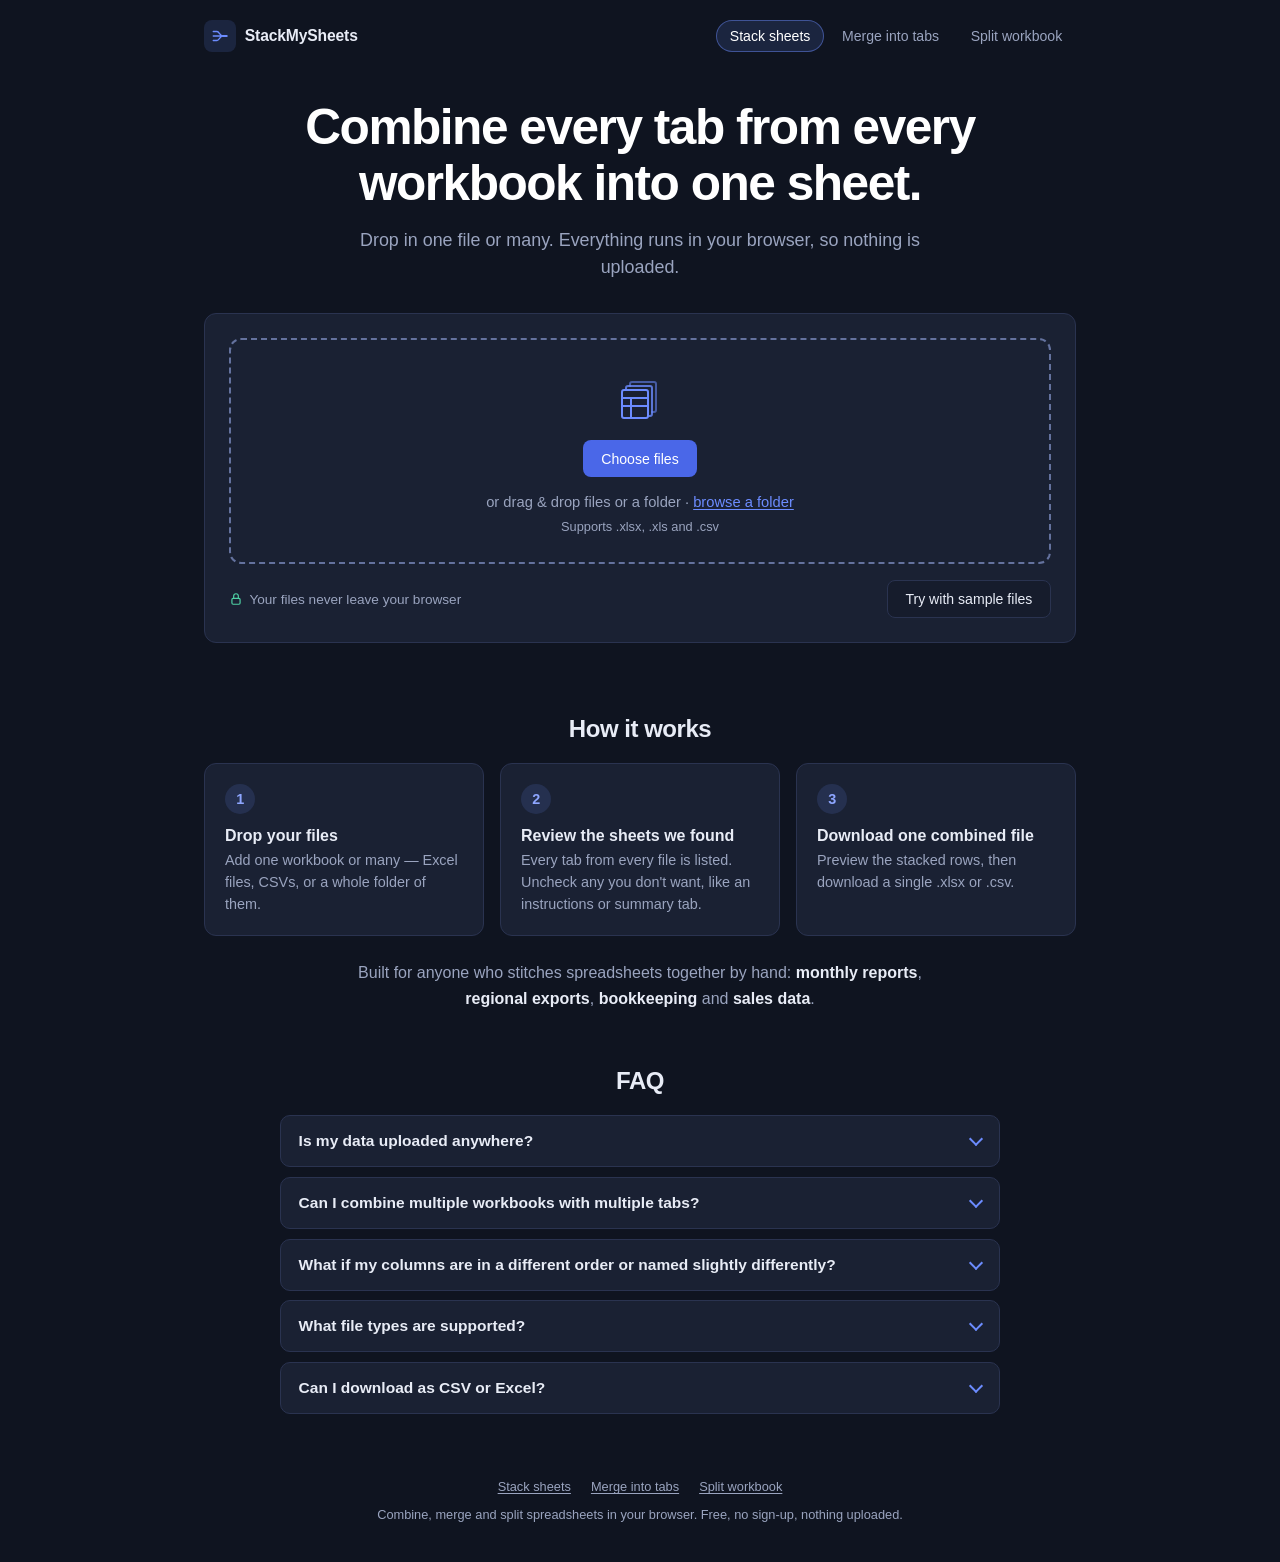
<file: index.html>
<!DOCTYPE html>
<html lang="en">
<head>
<meta charset="UTF-8" />
<meta name="viewport" content="width=device-width, initial-scale=1.0" />
<title>StackMySheets – Combine Excel Tabs &amp; Files Into One Sheet</title>
<meta name="description" content="Combine every tab from multiple Excel workbooks and CSV files into one sheet. Free, and it runs entirely in your browser, so files are never uploaded." />
<link rel="canonical" href="https://stackmysheets.com/" />
<meta name="theme-color" content="#0f1420" />
<link rel="icon" href="favicon.svg" type="image/svg+xml" />

<meta property="og:type" content="website" />
<meta property="og:site_name" content="StackMySheets" />
<meta property="og:url" content="https://stackmysheets.com/" />
<meta property="og:title" content="StackMySheets – Combine Excel Tabs &amp; Files Into One Sheet" />
<meta property="og:description" content="Combine every tab from multiple Excel workbooks and CSV files into one sheet, right in your browser. Nothing is uploaded." />
<meta property="og:image" content="https://stackmysheets.com/og-image.png" />
<meta property="og:image:width" content="1200" />
<meta property="og:image:height" content="630" />
<meta property="og:image:alt" content="StackMySheets: combine every tab from every workbook into one sheet." />
<meta name="twitter:card" content="summary_large_image" />

<link rel="stylesheet" href="style.css" />
<script defer src="https://cloud.umami.is/script.js" data-website-id="0e74c9a4-68c1-4934-b1d6-81c0df1d4d6a" data-domains="stackmysheets.com"></script>
</head>
<body>
  <header class="site-header">
    <a class="brand" href="./" aria-label="StackMySheets home">
      <span class="brand-mark" aria-hidden="true">
        <svg viewBox="0 0 24 24" width="18" height="18" fill="none" stroke="currentColor" stroke-width="1.8" stroke-linecap="round" stroke-linejoin="round">
          <path d="M3 6h5c3 0 4 6 7.5 6M3 12h12.5M3 18h5c3 0 4-6 7.5-6" />
          <path d="M15.5 12H21" stroke-width="2.6" />
        </svg>
      </span>
      <span class="brand-name">StackMySheets</span>
    </a>
    <nav class="tool-nav" aria-label="Tools">
      <a href="./" aria-current="page">Stack sheets</a>
      <a href="merge-into-tabs">Merge into tabs</a>
      <a href="split">Split workbook</a>
    </nav>
  </header>

  <section class="hero">
    <h1>Combine every tab from every workbook into one sheet.</h1>
    <p class="hero-sub">Drop in one file or many. Everything runs in your browser, so nothing is uploaded.</p>
  </section>

  <main class="layout">
    <section class="panel input-panel" aria-label="Add files">
      <div class="dropzone" id="dropzone" tabindex="0" aria-label="Drop zone. Press Enter to choose files, or drag and drop files or a folder here." aria-describedby="dropzone-hint">
        <svg class="dropzone-icon" viewBox="0 0 48 48" width="48" height="48" fill="none" stroke="currentColor" stroke-width="2" stroke-linecap="round" stroke-linejoin="round" aria-hidden="true">
          <path d="M14 10V8a2 2 0 0 1 2-2h22a2 2 0 0 1 2 2v26a2 2 0 0 1-2 2h-2" opacity="0.55" />
          <path d="M10 14v-2a2 2 0 0 1 2-2h22a2 2 0 0 1 2 2v26a2 2 0 0 1-2 2h-2" opacity="0.8" />
          <rect x="6" y="14" width="26" height="28" rx="2" />
          <path d="M6 22h26M15 22v20M6 30h26" />
        </svg>
        <button type="button" class="primary-btn choose-btn" id="choose-files-btn">Choose files</button>
        <p class="dropzone-text">or drag &amp; drop files or a folder · <button type="button" class="link-btn" id="browse-folder">browse a folder</button></p>
        <p class="dropzone-hint" id="dropzone-hint">Supports .xlsx, .xls and .csv</p>
        <input type="file" id="file-input" accept=".xlsx,.xls,.csv" multiple hidden />
        <input type="file" id="folder-input" webkitdirectory multiple hidden />
      </div>
      <div class="dropzone-footer">
        <p class="privacy-note">
          <svg viewBox="0 0 24 24" width="14" height="14" fill="none" stroke="currentColor" stroke-width="2" stroke-linecap="round" stroke-linejoin="round" aria-hidden="true">
            <rect x="5" y="11" width="14" height="10" rx="2" />
            <path d="M8 11V7a4 4 0 0 1 8 0v4" />
          </svg>
          Your files never leave your browser
        </p>
        <button type="button" class="secondary-btn" id="sample-btn">Try with sample files</button>
      </div>
      <div class="status-line" id="status-line" role="status" aria-live="polite"></div>
      <p class="switch-note" id="switch-note" hidden>Want each file as its own tab instead? <a href="merge-into-tabs" id="switch-to-merge">Switch to Merge into tabs →</a></p>
    </section>

    <section class="panel sheets-panel hidden" id="sheets-panel">
      <div class="panel-header">
        <h2>Sheets detected</h2>
        <button class="ghost-btn" id="clear-all-btn">Clear all</button>
      </div>
      <p class="panel-sub">Uncheck anything you don't want included — e.g. an instructions or summary tab. Empty sheets and sheets with no header row are unchecked by default.</p>
      <ul class="file-group-list" id="sheet-groups"></ul>
    </section>

    <section class="panel columns-panel hidden" id="columns-panel">
      <div class="panel-header">
        <h2>Columns</h2>
      </div>
      <div class="header-comparison" id="header-comparison"></div>

      <div class="controls-row">
        <fieldset class="strategy-fieldset">
          <legend>When columns differ</legend>
          <label class="strategy-row">
            <input type="radio" name="strategy" value="union" id="strategy-union" checked />
            Combine all columns <span class="source-meta">— missing values left blank (recommended)</span>
          </label>
          <label class="strategy-row">
            <input type="radio" name="strategy" value="intersection" id="strategy-intersection" />
            Only columns common to every selected sheet
          </label>
        </fieldset>

        <fieldset class="source-cols-fieldset">
          <legend>Traceability columns</legend>
          <label class="checkbox-row">
            <input type="checkbox" id="include-source-file" checked />
            Add <code>source_file</code> column
          </label>
          <label class="checkbox-row">
            <input type="checkbox" id="include-source-sheet" checked />
            Add <code>source_sheet</code> column
          </label>
        </fieldset>
      </div>
    </section>

    <section class="panel results-panel hidden" id="results-panel">
      <div class="panel-header">
        <h2>Consolidated preview</h2>
        <div class="summary-chips" id="summary-chips"></div>
      </div>
      <p class="single-sheet-note hidden" id="single-sheet-note">Only one sheet is selected — there's nothing to consolidate yet, but you can still download it as-is.</p>
      <div class="table-scroll" tabindex="0" aria-label="Consolidated data preview">
        <table id="preview-table"></table>
      </div>
      <p class="preview-note" id="preview-note"></p>
      <div class="export-row">
        <label class="visually-hidden" for="output-name">Output file name</label>
        <input type="text" id="output-name" value="consolidated" />
        <button class="primary-btn" id="export-xlsx-btn">Download .xlsx</button>
        <button class="secondary-btn" id="export-csv-btn">Download .csv</button>
      </div>
    </section>
  </main>

  <div class="content">
    <section class="how" aria-labelledby="how-title">
      <h2 id="how-title">How it works</h2>
      <ol class="steps">
        <li class="step">
          <span class="step-num" aria-hidden="true">1</span>
          <h3>Drop your files</h3>
          <p>Add one workbook or many — Excel files, CSVs, or a whole folder of them.</p>
        </li>
        <li class="step">
          <span class="step-num" aria-hidden="true">2</span>
          <h3>Review the sheets we found</h3>
          <p>Every tab from every file is listed. Uncheck any you don't want, like an instructions or summary tab.</p>
        </li>
        <li class="step">
          <span class="step-num" aria-hidden="true">3</span>
          <h3>Download one combined file</h3>
          <p>Preview the stacked rows, then download a single .xlsx or .csv.</p>
        </li>
      </ol>
      <p class="audience">Built for anyone who stitches spreadsheets together by hand: <strong>monthly reports</strong>, <strong>regional exports</strong>, <strong>bookkeeping</strong> and <strong>sales data</strong>.</p>
    </section>

    <section class="faq" aria-labelledby="faq-title">
      <h2 id="faq-title">FAQ</h2>
      <details>
        <summary>Is my data uploaded anywhere?</summary>
        <div class="faq-body">
          <p>No. Your browser reads the files and combines them on your own device. StackMySheets has no server that receives files, so your data never leaves the browser tab.</p>
        </div>
      </details>
      <details>
        <summary>Can I combine multiple workbooks with multiple tabs?</summary>
        <div class="faq-body">
          <p>Yes. Drop in as many files as you like, or a whole folder. Every tab of every workbook is listed, grouped by file, and stacked into one sheet. Empty tabs and tabs without a header row start unchecked, and you can uncheck any others.</p>
        </div>
      </details>
      <details>
        <summary>What if my columns are in a different order or named slightly differently?</summary>
        <div class="faq-body">
          <p>Columns are matched by the header name in each sheet's first row, not by position, so a different column order is fine.</p>
          <p>Matching ignores capitalization and extra spaces at the start or end of a name, so “Revenue”, “revenue” and “ Revenue ” become one column. Any other difference — say “Qty” vs “Quantity” — counts as a separate column. The Columns panel lists which columns appear in only some sheets, and you choose whether to keep every column (leaving blanks where a sheet doesn't have it) or only the columns every sheet shares. To merge two differently named columns, rename one header in the source file first.</p>
        </div>
      </details>
      <details>
        <summary>What file types are supported?</summary>
        <div class="faq-body">
          <p>Excel workbooks (.xlsx and .xls) and CSV files. Other files in a selection or folder are skipped. Each sheet should have its column headers in the first row.</p>
        </div>
      </details>
      <details>
        <summary>Can I download as CSV or Excel?</summary>
        <div class="faq-body">
          <p>Both. Download the combined result as an .xlsx workbook with a single sheet, or as a .csv file, and name the file whatever you like. Optional <code>source_file</code> and <code>source_sheet</code> columns record where each row came from.</p>
        </div>
      </details>
    </section>
  </div>

  <footer class="site-footer">
    <nav class="footer-nav" aria-label="All tools">
      <a href="./">Stack sheets</a>
      <a href="merge-into-tabs">Merge into tabs</a>
      <a href="split">Split workbook</a>
    </nav>
    <p>Combine, merge and split spreadsheets in your browser. Free, no sign-up, nothing uploaded.</p>
  </footer>

  <script src="vendor/xlsx.full.min.js"></script>
  <script src="core.js"></script>
  <script src="ui.js"></script>
  <script src="app.js"></script>
</body>
</html>
</file>
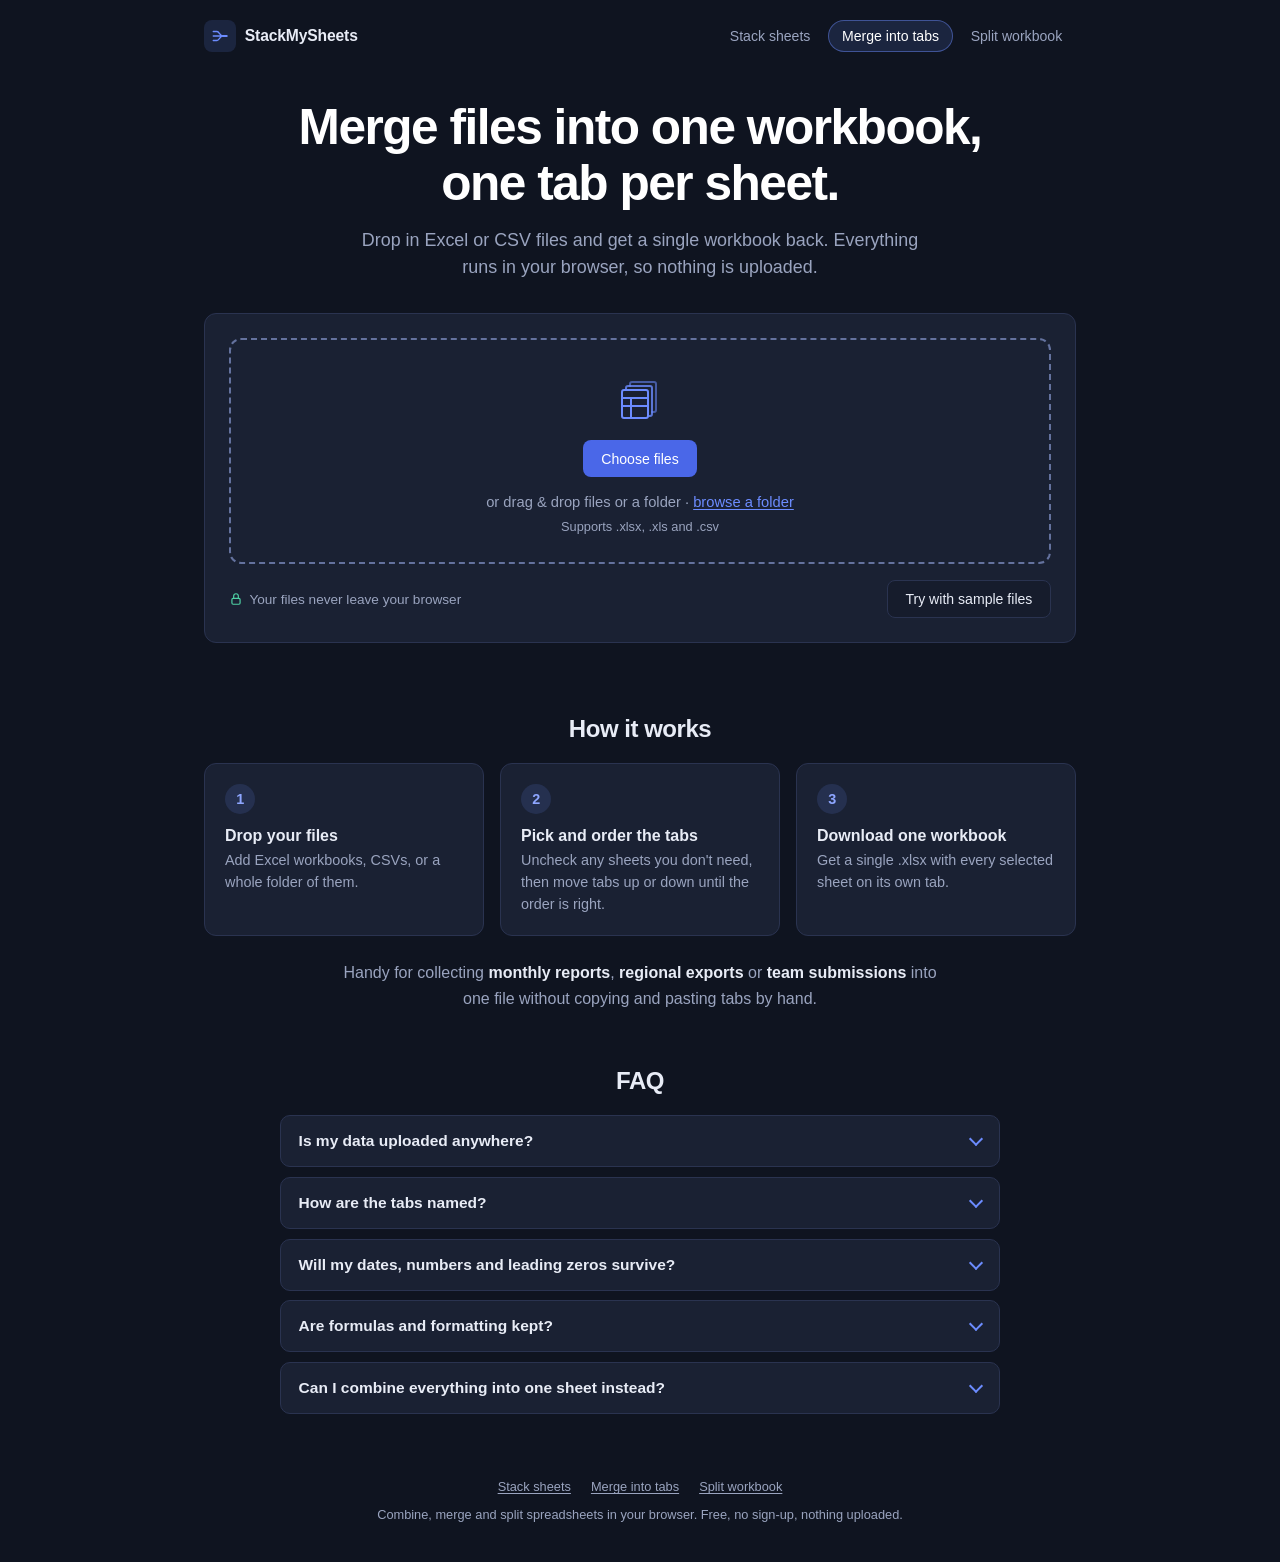
<file: merge-into-tabs.html>
<!DOCTYPE html>
<html lang="en">
<head>
<meta charset="UTF-8" />
<meta name="viewport" content="width=device-width, initial-scale=1.0" />
<title>Merge Excel Files Into One Workbook (Separate Tabs) – StackMySheets</title>
<meta name="description" content="Merge Excel and CSV files into one workbook, with each sheet on its own tab. Reorder tabs, keep dates and leading zeros. Runs in your browser; nothing is uploaded." />
<link rel="canonical" href="https://stackmysheets.com/merge-into-tabs" />
<meta name="theme-color" content="#0f1420" />
<link rel="icon" href="favicon.svg" type="image/svg+xml" />

<meta property="og:type" content="website" />
<meta property="og:site_name" content="StackMySheets" />
<meta property="og:url" content="https://stackmysheets.com/merge-into-tabs" />
<meta property="og:title" content="Merge Excel Files Into One Workbook (Separate Tabs) – StackMySheets" />
<meta property="og:description" content="Combine Excel and CSV files into one workbook, one tab per sheet, right in your browser. Nothing is uploaded." />
<meta property="og:image" content="https://stackmysheets.com/og-merge.png" />
<meta property="og:image:width" content="1200" />
<meta property="og:image:height" content="630" />
<meta property="og:image:alt" content="StackMySheets: merge files into one workbook, one tab per sheet." />
<meta name="twitter:card" content="summary_large_image" />

<link rel="stylesheet" href="style.css" />
<script defer src="https://cloud.umami.is/script.js" data-website-id="0e74c9a4-68c1-4934-b1d6-81c0df1d4d6a" data-domains="stackmysheets.com"></script>
</head>
<body>
  <header class="site-header">
    <a class="brand" href="./" aria-label="StackMySheets home">
      <span class="brand-mark" aria-hidden="true">
        <svg viewBox="0 0 24 24" width="18" height="18" fill="none" stroke="currentColor" stroke-width="1.8" stroke-linecap="round" stroke-linejoin="round">
          <path d="M3 6h5c3 0 4 6 7.5 6M3 12h12.5M3 18h5c3 0 4-6 7.5-6" />
          <path d="M15.5 12H21" stroke-width="2.6" />
        </svg>
      </span>
      <span class="brand-name">StackMySheets</span>
    </a>
    <nav class="tool-nav" aria-label="Tools">
      <a href="./">Stack sheets</a>
      <a href="merge-into-tabs" aria-current="page">Merge into tabs</a>
      <a href="split">Split workbook</a>
    </nav>
  </header>

  <section class="hero">
    <h1>Merge files into one workbook, one tab per sheet.</h1>
    <p class="hero-sub">Drop in Excel or CSV files and get a single workbook back. Everything runs in your browser, so nothing is uploaded.</p>
  </section>

  <main class="layout">
    <section class="panel input-panel" aria-label="Add files">
      <div class="dropzone" id="dropzone" tabindex="0" aria-label="Drop zone. Press Enter to choose files, or drag and drop files or a folder here." aria-describedby="dropzone-hint">
        <svg class="dropzone-icon" viewBox="0 0 48 48" width="48" height="48" fill="none" stroke="currentColor" stroke-width="2" stroke-linecap="round" stroke-linejoin="round" aria-hidden="true">
          <path d="M14 10V8a2 2 0 0 1 2-2h22a2 2 0 0 1 2 2v26a2 2 0 0 1-2 2h-2" opacity="0.55" />
          <path d="M10 14v-2a2 2 0 0 1 2-2h22a2 2 0 0 1 2 2v26a2 2 0 0 1-2 2h-2" opacity="0.8" />
          <rect x="6" y="14" width="26" height="28" rx="2" />
          <path d="M6 22h26M15 22v20M6 30h26" />
        </svg>
        <button type="button" class="primary-btn choose-btn" id="choose-files-btn">Choose files</button>
        <p class="dropzone-text">or drag &amp; drop files or a folder · <button type="button" class="link-btn" id="browse-folder">browse a folder</button></p>
        <p class="dropzone-hint" id="dropzone-hint">Supports .xlsx, .xls and .csv</p>
        <input type="file" id="file-input" accept=".xlsx,.xls,.csv" multiple hidden />
        <input type="file" id="folder-input" webkitdirectory multiple hidden />
      </div>
      <div class="dropzone-footer">
        <p class="privacy-note">
          <svg viewBox="0 0 24 24" width="14" height="14" fill="none" stroke="currentColor" stroke-width="2" stroke-linecap="round" stroke-linejoin="round" aria-hidden="true">
            <rect x="5" y="11" width="14" height="10" rx="2" />
            <path d="M8 11V7a4 4 0 0 1 8 0v4" />
          </svg>
          Your files never leave your browser
        </p>
        <button type="button" class="secondary-btn" id="sample-btn">Try with sample files</button>
      </div>
      <div class="status-line" id="status-line" role="status" aria-live="polite"></div>
    </section>

    <section class="panel sheets-panel hidden" id="sheets-panel">
      <div class="panel-header">
        <h2>Sheets detected</h2>
        <button class="ghost-btn" id="clear-all-btn">Clear all</button>
      </div>
      <p class="panel-sub">Each checked sheet becomes its own tab. Empty sheets are unchecked by default.</p>
      <ul class="file-group-list" id="sheet-groups"></ul>
    </section>

    <section class="panel tabs-panel hidden" id="tabs-panel">
      <div class="panel-header">
        <h2>Tabs in your workbook</h2>
        <div class="summary-chips" id="summary-chips"></div>
      </div>
      <p class="panel-sub">Use the arrows to change the tab order. Names follow Excel's rules: up to 31 characters, no <code>\ / ? * [ ] :</code>, and no duplicates.</p>
      <ol class="tab-order" id="tab-order"></ol>
      <p class="empty-note hidden" id="no-tabs-note">Check at least one sheet to build a workbook.</p>
      <div class="export-row">
        <label class="visually-hidden" for="output-name">Output file name</label>
        <input type="text" id="output-name" value="merged" />
        <button class="primary-btn" id="download-btn">Download .xlsx</button>
      </div>
    </section>
  </main>

  <div class="content">
    <section class="how" aria-labelledby="how-title">
      <h2 id="how-title">How it works</h2>
      <ol class="steps">
        <li class="step">
          <span class="step-num" aria-hidden="true">1</span>
          <h3>Drop your files</h3>
          <p>Add Excel workbooks, CSVs, or a whole folder of them.</p>
        </li>
        <li class="step">
          <span class="step-num" aria-hidden="true">2</span>
          <h3>Pick and order the tabs</h3>
          <p>Uncheck any sheets you don't need, then move tabs up or down until the order is right.</p>
        </li>
        <li class="step">
          <span class="step-num" aria-hidden="true">3</span>
          <h3>Download one workbook</h3>
          <p>Get a single .xlsx with every selected sheet on its own tab.</p>
        </li>
      </ol>
      <p class="audience">Handy for collecting <strong>monthly reports</strong>, <strong>regional exports</strong> or <strong>team submissions</strong> into one file without copying and pasting tabs by hand.</p>
    </section>

    <section class="faq" aria-labelledby="faq-title">
      <h2 id="faq-title">FAQ</h2>
      <details>
        <summary>Is my data uploaded anywhere?</summary>
        <div class="faq-body">
          <p>No. Your browser reads the files and builds the workbook on your own device. StackMySheets has no server that receives files, so your data never leaves the browser tab.</p>
        </div>
      </details>
      <details>
        <summary>How are the tabs named?</summary>
        <div class="faq-body">
          <p>A file with one sheet (or a CSV) becomes a tab named after the file, without the extension. Each sheet of a multi-tab file becomes “file name - sheet name”.</p>
          <p>Excel limits tab names to 31 characters and doesn't allow <code>\ / ? * [ ] :</code>, so long names are shortened (the file part first), those characters are replaced with a dash, and repeated names get “ (2)”, “ (3)” and so on.</p>
        </div>
      </details>
      <details>
        <summary>Will my dates, numbers and leading zeros survive?</summary>
        <div class="faq-body">
          <p>Yes. Cells are copied with their values and number formats, so dates stay dates, percentages and currency keep their format, and IDs like 00123 keep their zeros. In CSV files, values that look like plain numbers become numbers; anything else, including dates and IDs with leading zeros, is kept exactly as written.</p>
        </div>
      </details>
      <details>
        <summary>Are formulas and formatting kept?</summary>
        <div class="faq-body">
          <p>Formulas are replaced by their last calculated values, because a formula that points at another tab or file could break once the tabs are moved into a new workbook. Number formats are kept; fonts, colors and other styling are not.</p>
        </div>
      </details>
      <details>
        <summary>Can I combine everything into one sheet instead?</summary>
        <div class="faq-body">
          <p>Yes. <a href="./">Stack sheets</a> stacks the rows from every selected sheet into a single sheet, matching columns by name.</p>
        </div>
      </details>
    </section>
  </div>

  <footer class="site-footer">
    <nav class="footer-nav" aria-label="All tools">
      <a href="./">Stack sheets</a>
      <a href="merge-into-tabs">Merge into tabs</a>
      <a href="split">Split workbook</a>
    </nav>
    <p>Combine, merge and split spreadsheets in your browser. Free, no sign-up, nothing uploaded.</p>
  </footer>

  <script src="vendor/xlsx.full.min.js"></script>
  <script src="core.js"></script>
  <script src="ui.js"></script>
  <script src="merge.js"></script>
</body>
</html>
</file>
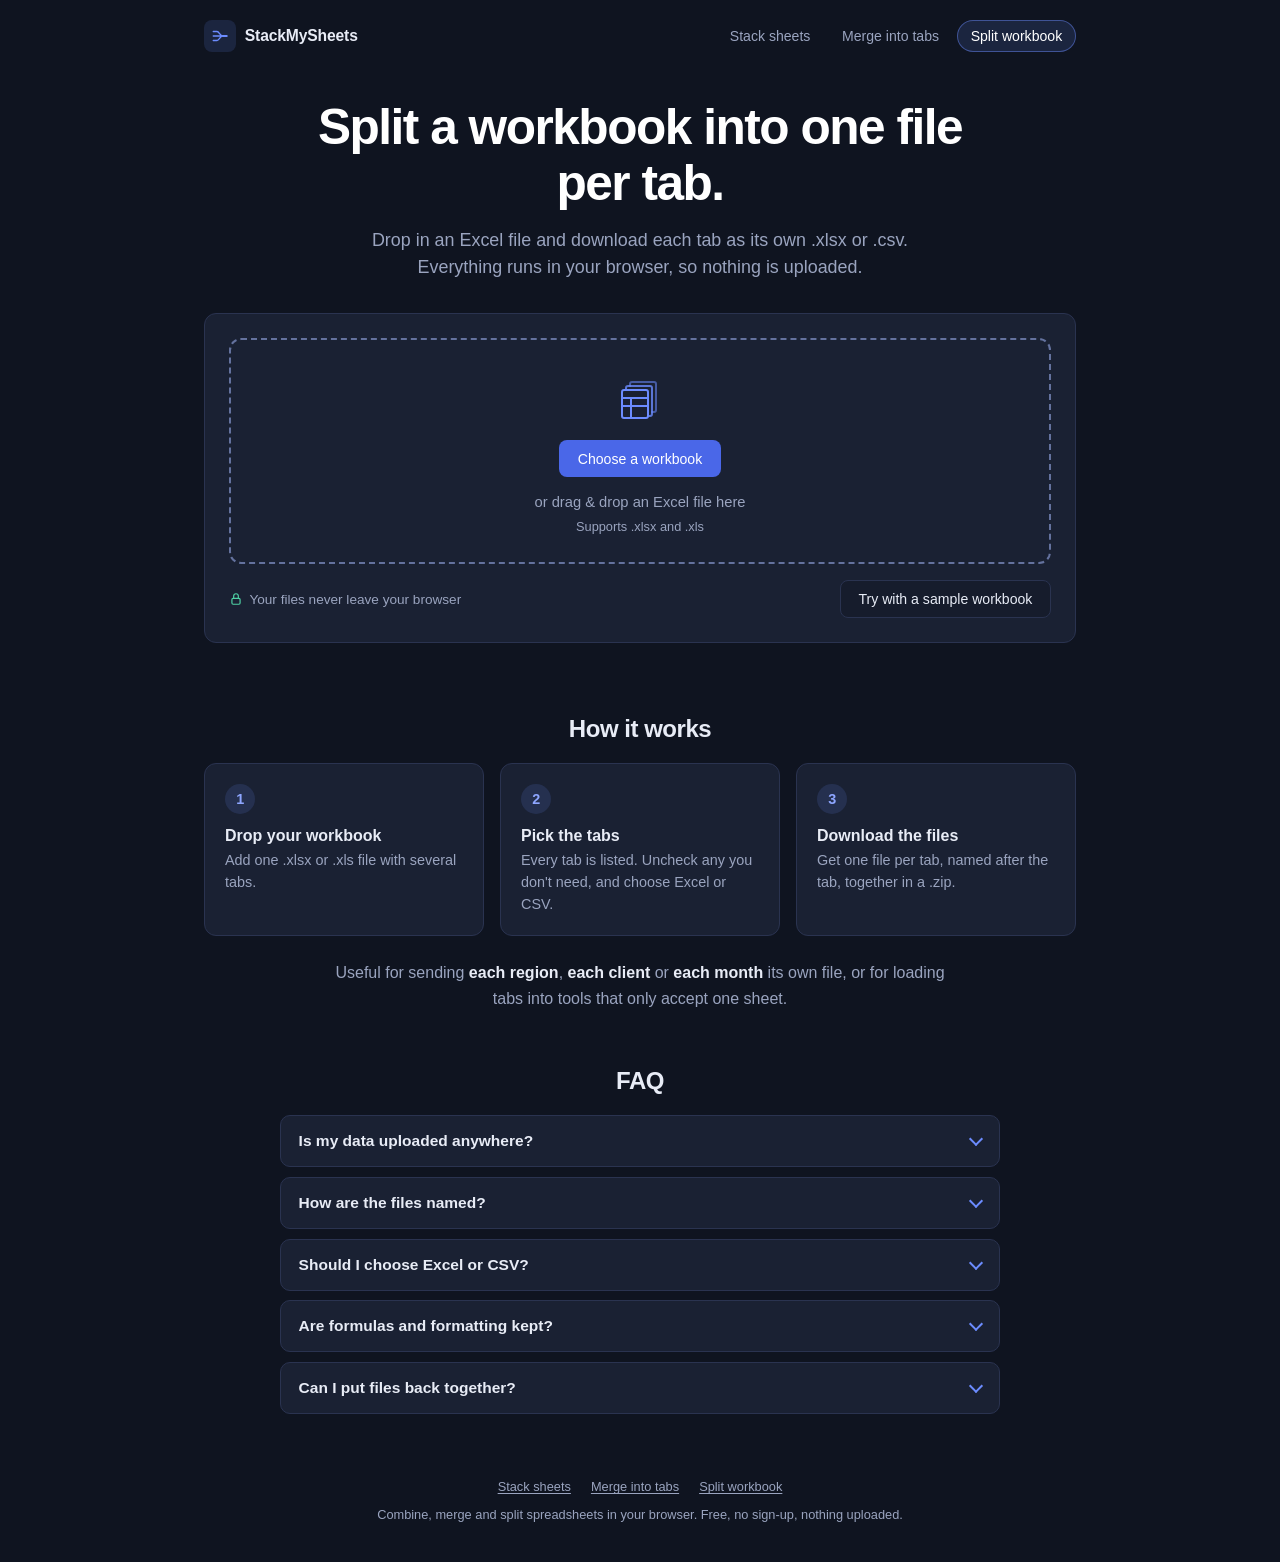
<file: split.html>
<!DOCTYPE html>
<html lang="en">
<head>
<meta charset="UTF-8" />
<meta name="viewport" content="width=device-width, initial-scale=1.0" />
<title>Split Excel Tabs Into Separate Files – StackMySheets</title>
<meta name="description" content="Split an Excel workbook into separate files, one per tab, downloaded together as a .zip of .xlsx or .csv files. Runs in your browser; nothing is uploaded." />
<link rel="canonical" href="https://stackmysheets.com/split" />
<meta name="theme-color" content="#0f1420" />
<link rel="icon" href="favicon.svg" type="image/svg+xml" />

<meta property="og:type" content="website" />
<meta property="og:site_name" content="StackMySheets" />
<meta property="og:url" content="https://stackmysheets.com/split" />
<meta property="og:title" content="Split Excel Tabs Into Separate Files – StackMySheets" />
<meta property="og:description" content="Turn every tab of an Excel workbook into its own .xlsx or .csv file, right in your browser. Nothing is uploaded." />
<meta property="og:image" content="https://stackmysheets.com/og-split.png" />
<meta property="og:image:width" content="1200" />
<meta property="og:image:height" content="630" />
<meta property="og:image:alt" content="StackMySheets: split a workbook into one file per tab." />
<meta name="twitter:card" content="summary_large_image" />

<link rel="stylesheet" href="style.css" />
<script defer src="https://cloud.umami.is/script.js" data-website-id="0e74c9a4-68c1-4934-b1d6-81c0df1d4d6a" data-domains="stackmysheets.com"></script>
</head>
<body>
  <header class="site-header">
    <a class="brand" href="./" aria-label="StackMySheets home">
      <span class="brand-mark" aria-hidden="true">
        <svg viewBox="0 0 24 24" width="18" height="18" fill="none" stroke="currentColor" stroke-width="1.8" stroke-linecap="round" stroke-linejoin="round">
          <path d="M3 6h5c3 0 4 6 7.5 6M3 12h12.5M3 18h5c3 0 4-6 7.5-6" />
          <path d="M15.5 12H21" stroke-width="2.6" />
        </svg>
      </span>
      <span class="brand-name">StackMySheets</span>
    </a>
    <nav class="tool-nav" aria-label="Tools">
      <a href="./">Stack sheets</a>
      <a href="merge-into-tabs">Merge into tabs</a>
      <a href="split" aria-current="page">Split workbook</a>
    </nav>
  </header>

  <section class="hero">
    <h1>Split a workbook into one file per tab.</h1>
    <p class="hero-sub">Drop in an Excel file and download each tab as its own .xlsx or .csv. Everything runs in your browser, so nothing is uploaded.</p>
  </section>

  <main class="layout">
    <section class="panel input-panel" aria-label="Add a workbook">
      <div class="dropzone" id="dropzone" tabindex="0" aria-label="Drop zone. Press Enter to choose a workbook, or drag and drop one here." aria-describedby="dropzone-hint">
        <svg class="dropzone-icon" viewBox="0 0 48 48" width="48" height="48" fill="none" stroke="currentColor" stroke-width="2" stroke-linecap="round" stroke-linejoin="round" aria-hidden="true">
          <path d="M14 10V8a2 2 0 0 1 2-2h22a2 2 0 0 1 2 2v26a2 2 0 0 1-2 2h-2" opacity="0.55" />
          <path d="M10 14v-2a2 2 0 0 1 2-2h22a2 2 0 0 1 2 2v26a2 2 0 0 1-2 2h-2" opacity="0.8" />
          <rect x="6" y="14" width="26" height="28" rx="2" />
          <path d="M6 22h26M15 22v20M6 30h26" />
        </svg>
        <button type="button" class="primary-btn choose-btn" id="choose-files-btn">Choose a workbook</button>
        <p class="dropzone-text">or drag &amp; drop an Excel file here</p>
        <p class="dropzone-hint" id="dropzone-hint">Supports .xlsx and .xls</p>
        <input type="file" id="file-input" accept=".xlsx,.xls" hidden />
      </div>
      <div class="dropzone-footer">
        <p class="privacy-note">
          <svg viewBox="0 0 24 24" width="14" height="14" fill="none" stroke="currentColor" stroke-width="2" stroke-linecap="round" stroke-linejoin="round" aria-hidden="true">
            <rect x="5" y="11" width="14" height="10" rx="2" />
            <path d="M8 11V7a4 4 0 0 1 8 0v4" />
          </svg>
          Your files never leave your browser
        </p>
        <button type="button" class="secondary-btn" id="sample-btn">Try with a sample workbook</button>
      </div>
      <div class="status-line" id="status-line" role="status" aria-live="polite"></div>
    </section>

    <section class="panel sheets-panel hidden" id="sheets-panel">
      <div class="panel-header">
        <h2>Tabs in this workbook</h2>
        <button class="ghost-btn" id="clear-all-btn">Clear</button>
      </div>
      <p class="panel-sub">Each checked tab becomes its own file. Empty tabs are unchecked by default.</p>
      <ul class="file-group-list" id="sheet-groups"></ul>
    </section>

    <section class="panel output-panel hidden" id="output-panel">
      <div class="panel-header">
        <h2>Files to download</h2>
        <div class="summary-chips" id="summary-chips"></div>
      </div>
      <fieldset class="format-fieldset">
        <legend>Format</legend>
        <label class="strategy-row">
          <input type="radio" name="format" value="xlsx" id="format-xlsx" checked />
          Excel (.xlsx) <span class="source-meta">— keeps dates and number formats</span>
        </label>
        <label class="strategy-row">
          <input type="radio" name="format" value="csv" id="format-csv" />
          CSV (.csv) <span class="source-meta">— values as they're displayed</span>
        </label>
      </fieldset>
      <ul class="file-name-list" id="file-name-list"></ul>
      <p class="empty-note hidden" id="no-files-note">Check at least one tab to split.</p>
      <div class="export-row">
        <button class="primary-btn" id="download-btn">Download .zip</button>
      </div>
    </section>
  </main>

  <div class="content">
    <section class="how" aria-labelledby="how-title">
      <h2 id="how-title">How it works</h2>
      <ol class="steps">
        <li class="step">
          <span class="step-num" aria-hidden="true">1</span>
          <h3>Drop your workbook</h3>
          <p>Add one .xlsx or .xls file with several tabs.</p>
        </li>
        <li class="step">
          <span class="step-num" aria-hidden="true">2</span>
          <h3>Pick the tabs</h3>
          <p>Every tab is listed. Uncheck any you don't need, and choose Excel or CSV.</p>
        </li>
        <li class="step">
          <span class="step-num" aria-hidden="true">3</span>
          <h3>Download the files</h3>
          <p>Get one file per tab, named after the tab, together in a .zip.</p>
        </li>
      </ol>
      <p class="audience">Useful for sending <strong>each region</strong>, <strong>each client</strong> or <strong>each month</strong> its own file, or for loading tabs into tools that only accept one sheet.</p>
    </section>

    <section class="faq" aria-labelledby="faq-title">
      <h2 id="faq-title">FAQ</h2>
      <details>
        <summary>Is my data uploaded anywhere?</summary>
        <div class="faq-body">
          <p>No. Your browser reads the workbook, creates the files and zips them on your own device. StackMySheets has no server that receives files, so your data never leaves the browser tab.</p>
        </div>
      </details>
      <details>
        <summary>How are the files named?</summary>
        <div class="faq-body">
          <p>Each file is named after its tab. Characters that aren't allowed in file names, such as <code>/ : * ? " &lt; &gt; |</code>, are replaced with an underscore, and repeated names get “ (2)”, “ (3)” and so on. If you pick only one tab, you get that file directly instead of a .zip.</p>
        </div>
      </details>
      <details>
        <summary>Should I choose Excel or CSV?</summary>
        <div class="faq-body">
          <p>Excel files keep each cell's value and number format, so dates stay dates and IDs like 00123 keep their zeros. CSV files contain each value as it's displayed in the workbook, which most other tools can read.</p>
        </div>
      </details>
      <details>
        <summary>Are formulas and formatting kept?</summary>
        <div class="faq-body">
          <p>Formulas are replaced by their last calculated values, because a formula that refers to another tab would break once that tab is in a separate file. Number formats are kept in .xlsx files; fonts, colors and other styling are not.</p>
        </div>
      </details>
      <details>
        <summary>Can I put files back together?</summary>
        <div class="faq-body">
          <p>Yes. <a href="merge-into-tabs">Merge into tabs</a> combines files into one workbook with a tab each, and <a href="./">Stack sheets</a> stacks their rows into one sheet.</p>
        </div>
      </details>
    </section>
  </div>

  <footer class="site-footer">
    <nav class="footer-nav" aria-label="All tools">
      <a href="./">Stack sheets</a>
      <a href="merge-into-tabs">Merge into tabs</a>
      <a href="split">Split workbook</a>
    </nav>
    <p>Combine, merge and split spreadsheets in your browser. Free, no sign-up, nothing uploaded.</p>
  </footer>

  <script src="vendor/xlsx.full.min.js"></script>
  <script src="vendor/jszip.min.js"></script>
  <script src="core.js"></script>
  <script src="ui.js"></script>
  <script src="split.js"></script>
</body>
</html>
</file>
<file: style.css>
:root {
  --bg: #0f1420;
  --bg-elevated: #161c2c;
  --panel: #1a2133;
  --border: #2a3350;
  --text: #e8ecf6;
  --text-dim: #9aa4bf;
  --accent: #6c8cff;
  --accent-soft: rgba(108, 140, 255, 0.14);
  --accent-solid: #4a67e8; /* button fill: white text passes 4.5:1 */
  --accent-solid-hover: #3f5bd9;
  --accent-strong-text: #8ea6ff;
  --dash: #64729e; /* dashed drop-zone border: 3.4:1 on panel */
  --good: #4fd1a5;
  --warn: #ffb86c;
  --danger: #ff6b81;
  --radius: 12px;
}

* { box-sizing: border-box; }

body {
  margin: 0;
  font-family: -apple-system, BlinkMacSystemFont, "Segoe UI", Inter, Roboto, sans-serif;
  background: var(--bg);
  color: var(--text);
  min-height: 100vh;
}

.visually-hidden {
  position: absolute;
  width: 1px;
  height: 1px;
  margin: -1px;
  overflow: hidden;
  clip: rect(0 0 0 0);
  white-space: nowrap;
}

/* Visible keyboard focus everywhere */
:focus-visible {
  outline: 2px solid var(--accent);
  outline-offset: 2px;
}

/* ---------- Header + hero ---------- */
.site-header {
  max-width: 920px;
  margin: 0 auto;
  padding: 1.25rem 1.5rem 0;
  display: flex;
  align-items: center;
  justify-content: space-between;
  flex-wrap: wrap;
  gap: 0.75rem 1.5rem;
}

.tool-nav {
  display: flex;
  flex-wrap: wrap;
  gap: 0.25rem;
}

.tool-nav a {
  color: var(--text-dim);
  text-decoration: none;
  font-size: 0.88rem;
  font-weight: 500;
  padding: 0.45rem 0.8rem;
  border-radius: 999px;
  border: 1px solid transparent;
}

.tool-nav a:hover { color: var(--text); }

.tool-nav a[aria-current="page"] {
  color: #fff;
  background: var(--accent-soft);
  border-color: rgba(108, 140, 255, 0.45);
}

.brand {
  display: inline-flex;
  align-items: center;
  gap: 0.55rem;
  color: var(--text);
  text-decoration: none;
  border-radius: 8px;
}

.brand-mark {
  background: var(--accent-soft);
  color: var(--accent);
  width: 2rem;
  height: 2rem;
  display: flex;
  align-items: center;
  justify-content: center;
  border-radius: 8px;
}

.brand-name {
  font-size: 0.98rem;
  font-weight: 600;
  letter-spacing: -0.01em;
}

.hero {
  max-width: 760px;
  margin: 0 auto;
  padding: 3rem 1.5rem 2rem;
  text-align: center;
}

.hero h1 {
  margin: 0;
  color: #fff;
  font-size: clamp(1.9rem, 5.2vw, 3.1rem);
  line-height: 1.12;
  letter-spacing: -0.03em;
  font-weight: 700;
}

.hero-sub {
  color: var(--text-dim);
  margin: 1rem auto 0;
  max-width: 560px;
  font-size: clamp(1rem, 2.2vw, 1.12rem);
  line-height: 1.5;
}

.layout {
  max-width: 920px;
  margin: 0 auto;
  padding: 0 1.5rem 3rem;
  display: flex;
  flex-direction: column;
  gap: 1.5rem;
}

.panel {
  background: var(--panel);
  border: 1px solid var(--border);
  border-radius: var(--radius);
  padding: 1.5rem;
}

.panel.hidden { display: none; }

/* ---------- Drop zone ---------- */
.dropzone {
  border: 2px dashed var(--dash);
  border-radius: var(--radius);
  padding: 2.25rem 1.5rem 1.75rem;
  text-align: center;
  cursor: pointer;
  transition: border-color 0.15s ease, background-color 0.15s ease;
  display: flex;
  flex-direction: column;
  align-items: center;
}

.dropzone:hover {
  border-color: var(--accent);
}

.dropzone:focus-visible {
  border-color: var(--accent);
  border-style: solid;
  outline-offset: 3px;
}

.dropzone.dragover {
  border-color: var(--accent);
  border-style: solid;
  background: var(--accent-soft);
  box-shadow: 0 0 0 4px rgba(108, 140, 255, 0.18);
}

.dropzone-icon {
  color: var(--accent);
  margin-bottom: 1rem;
}

.choose-btn {
  font-size: 0.98rem;
  padding: 0.7rem 1.5rem;
}

.dropzone-text {
  color: var(--text-dim);
  font-size: 0.92rem;
  line-height: 1.5;
  margin: 0.85rem 0 0;
}

.dropzone-hint {
  color: var(--text-dim);
  font-size: 0.8rem;
  margin: 0.4rem 0 0;
}

.link-btn {
  background: none;
  border: none;
  padding: 0;
  font: inherit;
  color: var(--accent);
  text-decoration: underline;
  text-underline-offset: 2px;
  cursor: pointer;
  border-radius: 3px;
}

.link-btn:hover { color: var(--accent-strong-text); }

.dropzone-footer {
  display: flex;
  align-items: center;
  justify-content: space-between;
  gap: 0.75rem 1rem;
  flex-wrap: wrap;
  margin-top: 1rem;
}

.privacy-note {
  display: inline-flex;
  align-items: center;
  gap: 0.4rem;
  margin: 0;
  color: var(--text-dim);
  font-size: 0.85rem;
}

.privacy-note svg { color: var(--good); flex-shrink: 0; }

.status-line {
  margin-top: 0.9rem;
  font-size: 0.85rem;
  color: var(--text-dim);
}

.status-line:empty { display: none; }

.status-line.error { color: var(--danger); }
.status-line.good { color: var(--good); }

.panel-header {
  display: flex;
  align-items: center;
  justify-content: space-between;
  margin-bottom: 0.3rem;
}

.panel-header h2 {
  font-size: 1.05rem;
  margin: 0;
}

.panel-sub {
  color: var(--text-dim);
  font-size: 0.85rem;
  margin: 0.3rem 0 1rem;
}

.ghost-btn {
  background: transparent;
  border: 1px solid var(--border);
  color: var(--text-dim);
  padding: 0.4rem 0.8rem;
  border-radius: 8px;
  cursor: pointer;
  font-size: 0.8rem;
}

.ghost-btn:hover { color: var(--text); border-color: var(--text-dim); }

.file-group-list {
  list-style: none;
  margin: 0;
  padding: 0;
  display: flex;
  flex-direction: column;
  gap: 0.8rem;
  max-height: 420px;
  overflow-y: auto;
}

.file-group {
  background: var(--bg-elevated);
  border: 1px solid var(--border);
  border-radius: 10px;
  padding: 0.7rem 0.9rem;
}

.file-group-header {
  display: flex;
  align-items: center;
  gap: 0.7rem;
  margin-bottom: 0.4rem;
}

.file-group-name {
  flex: 1;
  font-size: 0.88rem;
  font-weight: 600;
  overflow: hidden;
  text-overflow: ellipsis;
  white-space: nowrap;
}

.sheet-sublist {
  list-style: none;
  margin: 0;
  padding: 0;
  display: flex;
  flex-direction: column;
  gap: 0.4rem;
}

.sheet-row {
  display: flex;
  align-items: center;
  gap: 0.6rem;
  padding: 0.35rem 0.5rem;
  border-radius: 8px;
}

.sheet-row:hover { background: rgba(255,255,255,0.03); }

.sheet-row input[type="checkbox"] {
  width: 1.05rem;
  height: 1.05rem;
  accent-color: var(--accent);
  flex-shrink: 0;
}

.sheet-check {
  display: flex;
  align-items: center;
  gap: 0.6rem;
  cursor: pointer;
  flex-shrink: 0;
}

.sheet-row .sheet-label {
  font-size: 0.85rem;
  flex-shrink: 0;
  min-width: 60px;
}

.sheet-row .header-preview {
  font-size: 0.78rem;
  color: var(--text-dim);
  flex: 1;
  overflow: hidden;
  text-overflow: ellipsis;
  white-space: nowrap;
}

.source-meta {
  font-size: 0.78rem;
  color: var(--text-dim);
  flex-shrink: 0;
}

.remove-btn {
  background: none;
  border: none;
  color: var(--text-dim);
  cursor: pointer;
  font-size: 0.9rem;
  padding: 0.2rem 0.4rem;
  flex-shrink: 0;
}

.remove-btn:hover { color: var(--danger); }

.badge {
  font-size: 0.72rem;
  padding: 0.15rem 0.5rem;
  border-radius: 999px;
  flex-shrink: 0;
}

.badge-warn {
  background: rgba(255, 184, 108, 0.15);
  color: var(--warn);
}

.header-comparison {
  font-size: 0.85rem;
}

.comparison-ok {
  color: var(--good);
  margin: 0 0 0.3rem;
}

.comparison-summary {
  color: var(--text-dim);
  margin: 0 0 0.5rem;
}

.diff-list {
  list-style: none;
  margin: 0;
  padding: 0;
  display: flex;
  flex-direction: column;
  gap: 0.3rem;
}

.diff-list li {
  background: var(--bg-elevated);
  border: 1px solid var(--border);
  border-radius: 8px;
  padding: 0.4rem 0.7rem;
  font-size: 0.85rem;
}

.controls-row {
  display: flex;
  gap: 1.2rem;
  margin-top: 1.1rem;
  flex-wrap: wrap;
}

.strategy-fieldset, .source-cols-fieldset {
  flex: 1;
  min-width: 220px;
  border: 1px solid var(--border);
  border-radius: 10px;
  padding: 0.7rem 0.9rem;
}

.strategy-fieldset legend, .source-cols-fieldset legend {
  font-size: 0.78rem;
  color: var(--text-dim);
  padding: 0 0.3rem;
}

.strategy-row, .checkbox-row {
  display: flex;
  flex-wrap: wrap;
  align-items: baseline;
  gap: 0.5rem;
  font-size: 0.85rem;
  padding: 0.3rem 0;
  cursor: pointer;
}

.strategy-row input, .checkbox-row input {
  accent-color: var(--accent);
  flex-shrink: 0;
}

.checkbox-row code {
  background: var(--bg-elevated);
  border: 1px solid var(--border);
  border-radius: 4px;
  padding: 0.05rem 0.35rem;
  font-size: 0.8rem;
}

.single-sheet-note {
  color: var(--warn);
  font-size: 0.85rem;
  margin: 0.3rem 0 0;
}

.single-sheet-note.hidden { display: none; }

.switch-note {
  margin: 0.9rem 0 0;
  font-size: 0.88rem;
  color: var(--text-dim);
}

.switch-note a, .faq-body a {
  color: var(--accent);
  text-underline-offset: 2px;
}

.switch-note a:hover, .faq-body a:hover { color: var(--accent-strong-text); }

.panel-sub code {
  background: var(--bg-elevated);
  border: 1px solid var(--border);
  border-radius: 4px;
  padding: 0.05rem 0.3rem;
  font-size: 0.8rem;
  color: var(--text);
}

.empty-note {
  color: var(--warn);
  font-size: 0.85rem;
  margin: 0.6rem 0 0;
}

.empty-note.hidden { display: none; }

/* ---------- Merge into tabs: tab order ---------- */
.tab-order {
  list-style: none;
  margin: 0.9rem 0 0;
  padding: 0;
  display: flex;
  flex-direction: column;
  gap: 0.4rem;
}

.tab-item {
  display: flex;
  align-items: center;
  gap: 0.75rem;
  background: var(--bg-elevated);
  border: 1px solid var(--border);
  border-radius: 10px;
  padding: 0.5rem 0.6rem 0.5rem 0.8rem;
}

.tab-num {
  color: var(--text-dim);
  font-size: 0.8rem;
  min-width: 1.4rem;
  text-align: right;
  flex-shrink: 0;
}

.tab-text {
  flex: 1;
  min-width: 0;
  display: flex;
  flex-direction: column;
  gap: 0.1rem;
}

.tab-name {
  font-size: 0.9rem;
  font-weight: 600;
  overflow-wrap: anywhere;
}

.tab-text .source-meta { overflow-wrap: anywhere; flex-shrink: 1; }

.tab-controls {
  display: flex;
  gap: 0.3rem;
  flex-shrink: 0;
}

.icon-btn {
  width: 2.25rem;
  height: 2.25rem;
  border-radius: 8px;
  border: 1px solid var(--border);
  background: var(--panel);
  color: var(--text);
  font-size: 1rem;
  cursor: pointer;
}

.icon-btn:hover:not(:disabled) { border-color: var(--text-dim); }
.icon-btn:disabled { opacity: 0.35; cursor: default; }

/* ---------- Split: output ---------- */
.format-fieldset {
  border: 1px solid var(--border);
  border-radius: 10px;
  padding: 0.7rem 0.9rem;
  margin: 0.9rem 0 0;
}

.format-fieldset legend {
  font-size: 0.78rem;
  color: var(--text-dim);
  padding: 0 0.3rem;
}

.file-name-list {
  list-style: none;
  margin: 0.9rem 0 0;
  padding: 0;
  display: flex;
  flex-direction: column;
  gap: 0.3rem;
  max-height: 300px;
  overflow-y: auto;
}

.file-name-list li {
  background: var(--bg-elevated);
  border: 1px solid var(--border);
  border-radius: 8px;
  padding: 0.45rem 0.75rem;
  font-size: 0.85rem;
  font-family: ui-monospace, SFMono-Regular, Menlo, monospace;
  overflow-wrap: anywhere;
}

.summary-chips {
  display: flex;
  gap: 0.5rem;
  flex-wrap: wrap;
}

.chip {
  background: var(--bg-elevated);
  border: 1px solid var(--border);
  color: var(--text-dim);
  font-size: 0.78rem;
  padding: 0.3rem 0.7rem;
  border-radius: 999px;
}

.chip strong { color: var(--text); }

.table-scroll {
  overflow: auto;
  max-height: 420px;
  border: 1px solid var(--border);
  border-radius: 10px;
  margin-top: 0.9rem;
}

table {
  border-collapse: collapse;
  width: 100%;
  font-size: 0.82rem;
}

table th, table td {
  padding: 0.5rem 0.7rem;
  border-bottom: 1px solid var(--border);
  text-align: left;
  white-space: nowrap;
}

table th {
  background: var(--bg-elevated);
  color: var(--text-dim);
  position: sticky;
  top: 0;
  font-weight: 600;
}

table tr:hover td { background: rgba(255,255,255,0.02); }

.preview-note {
  color: var(--text-dim);
  font-size: 0.8rem;
  margin: 0.6rem 0 0;
}

.export-row {
  display: flex;
  gap: 0.6rem;
  margin-top: 1.2rem;
  flex-wrap: wrap;
}

#output-name {
  flex: 1;
  min-width: 160px;
  background: var(--bg-elevated);
  border: 1px solid var(--border);
  color: var(--text);
  padding: 0.6rem 0.9rem;
  border-radius: 8px;
  font-size: 0.88rem;
}

.primary-btn, .secondary-btn {
  padding: 0.6rem 1.1rem;
  border-radius: 8px;
  font-size: 0.88rem;
  font-weight: 500;
  cursor: pointer;
  border: 1px solid transparent;
}

.primary-btn {
  background: var(--accent-solid);
  color: #fff;
}

.primary-btn:hover { background: var(--accent-solid-hover); }

.secondary-btn {
  background: var(--bg-elevated);
  border: 1px solid var(--border);
  color: var(--text);
}

.secondary-btn:hover { border-color: var(--text-dim); }

.primary-btn:disabled, .secondary-btn:disabled { opacity: 0.6; cursor: progress; }

/* ---------- Below the fold ---------- */
.content {
  max-width: 920px;
  margin: 0 auto;
  padding: 1.5rem 1.5rem 1rem;
  display: flex;
  flex-direction: column;
  gap: 3.5rem;
}

.content h2 {
  font-size: 1.5rem;
  letter-spacing: -0.02em;
  margin: 0 0 1.25rem;
  text-align: center;
}

.steps {
  list-style: none;
  margin: 0;
  padding: 0;
  display: grid;
  grid-template-columns: repeat(3, minmax(0, 1fr));
  gap: 1rem;
}

.step {
  background: var(--panel);
  border: 1px solid var(--border);
  border-radius: var(--radius);
  padding: 1.25rem;
}

.step-num {
  display: inline-flex;
  align-items: center;
  justify-content: center;
  width: 1.9rem;
  height: 1.9rem;
  border-radius: 999px;
  background: var(--accent-soft);
  color: var(--accent-strong-text);
  font-weight: 700;
  font-size: 0.9rem;
}

.step h3 {
  font-size: 1rem;
  margin: 0.8rem 0 0.35rem;
}

.step p {
  margin: 0;
  color: var(--text-dim);
  font-size: 0.9rem;
  line-height: 1.5;
}

.audience {
  text-align: center;
  color: var(--text-dim);
  max-width: 620px;
  margin: 1.5rem auto 0;
  line-height: 1.6;
}

.audience strong { color: var(--text); font-weight: 600; }

.faq {
  max-width: 720px;
  width: 100%;
  margin: 0 auto;
}

.faq details {
  border: 1px solid var(--border);
  background: var(--panel);
  border-radius: 10px;
  margin-bottom: 0.6rem;
}

.faq summary {
  cursor: pointer;
  list-style: none;
  padding: 1rem 2.75rem 1rem 1.1rem;
  font-weight: 600;
  font-size: 0.97rem;
  position: relative;
  border-radius: 10px;
}

.faq summary::-webkit-details-marker { display: none; }

.faq summary::after {
  content: "";
  position: absolute;
  right: 1.15rem;
  top: 50%;
  width: 0.5rem;
  height: 0.5rem;
  border-right: 2px solid var(--accent);
  border-bottom: 2px solid var(--accent);
  transform: translateY(-70%) rotate(45deg);
  transition: transform 0.15s ease;
}

.faq details[open] summary::after { transform: translateY(-30%) rotate(-135deg); }

.faq summary:hover { color: #fff; }

.faq-body {
  padding: 0 1.1rem 1rem;
  color: var(--text-dim);
  font-size: 0.92rem;
  line-height: 1.6;
}

.faq-body p { margin: 0 0 0.6rem; }
.faq-body p:last-child { margin-bottom: 0; }

.faq-body code {
  background: var(--bg-elevated);
  border: 1px solid var(--border);
  border-radius: 4px;
  padding: 0.05rem 0.35rem;
  font-size: 0.82rem;
  color: var(--text);
}

.site-footer {
  text-align: center;
  color: var(--text-dim);
  font-size: 0.8rem;
  padding: 2.5rem 1.5rem 2.5rem;
}

.site-footer p { margin: 0; }

.footer-nav {
  display: flex;
  justify-content: center;
  flex-wrap: wrap;
  gap: 0.4rem 1.25rem;
  margin-bottom: 0.8rem;
}

.footer-nav a {
  color: var(--text-dim);
  text-underline-offset: 2px;
}

.footer-nav a:hover { color: var(--text); }

/* ---------- Small screens ---------- */
@media (max-width: 680px) {
  .steps { grid-template-columns: 1fr; }
}

@media (max-width: 480px) {
  .site-header { flex-direction: column; align-items: flex-start; }
  .tool-nav { width: 100%; gap: 0; justify-content: space-between; }
  .tool-nav a { padding: 0.4rem 0.55rem; font-size: 0.8rem; white-space: nowrap; }
  .site-header, .layout, .content { padding-left: 1rem; padding-right: 1rem; }
  .hero { padding: 2rem 1rem 1.5rem; }
  .panel { padding: 1rem; }
  .dropzone { padding: 1.75rem 1rem 1.5rem; }
  .dropzone-footer { flex-direction: column; align-items: stretch; text-align: center; }
  .privacy-note { justify-content: center; }
  .controls-row { flex-direction: column; }
  .strategy-fieldset, .source-cols-fieldset { min-width: 0; }
  .strategy-row .source-meta { flex-shrink: 1; }
  .sheet-row { flex-wrap: wrap; }
  .sheet-row .header-preview { flex-basis: 100%; padding-left: 1.65rem; }
  .export-row > * { flex: 1 1 100%; }
}
</file>
